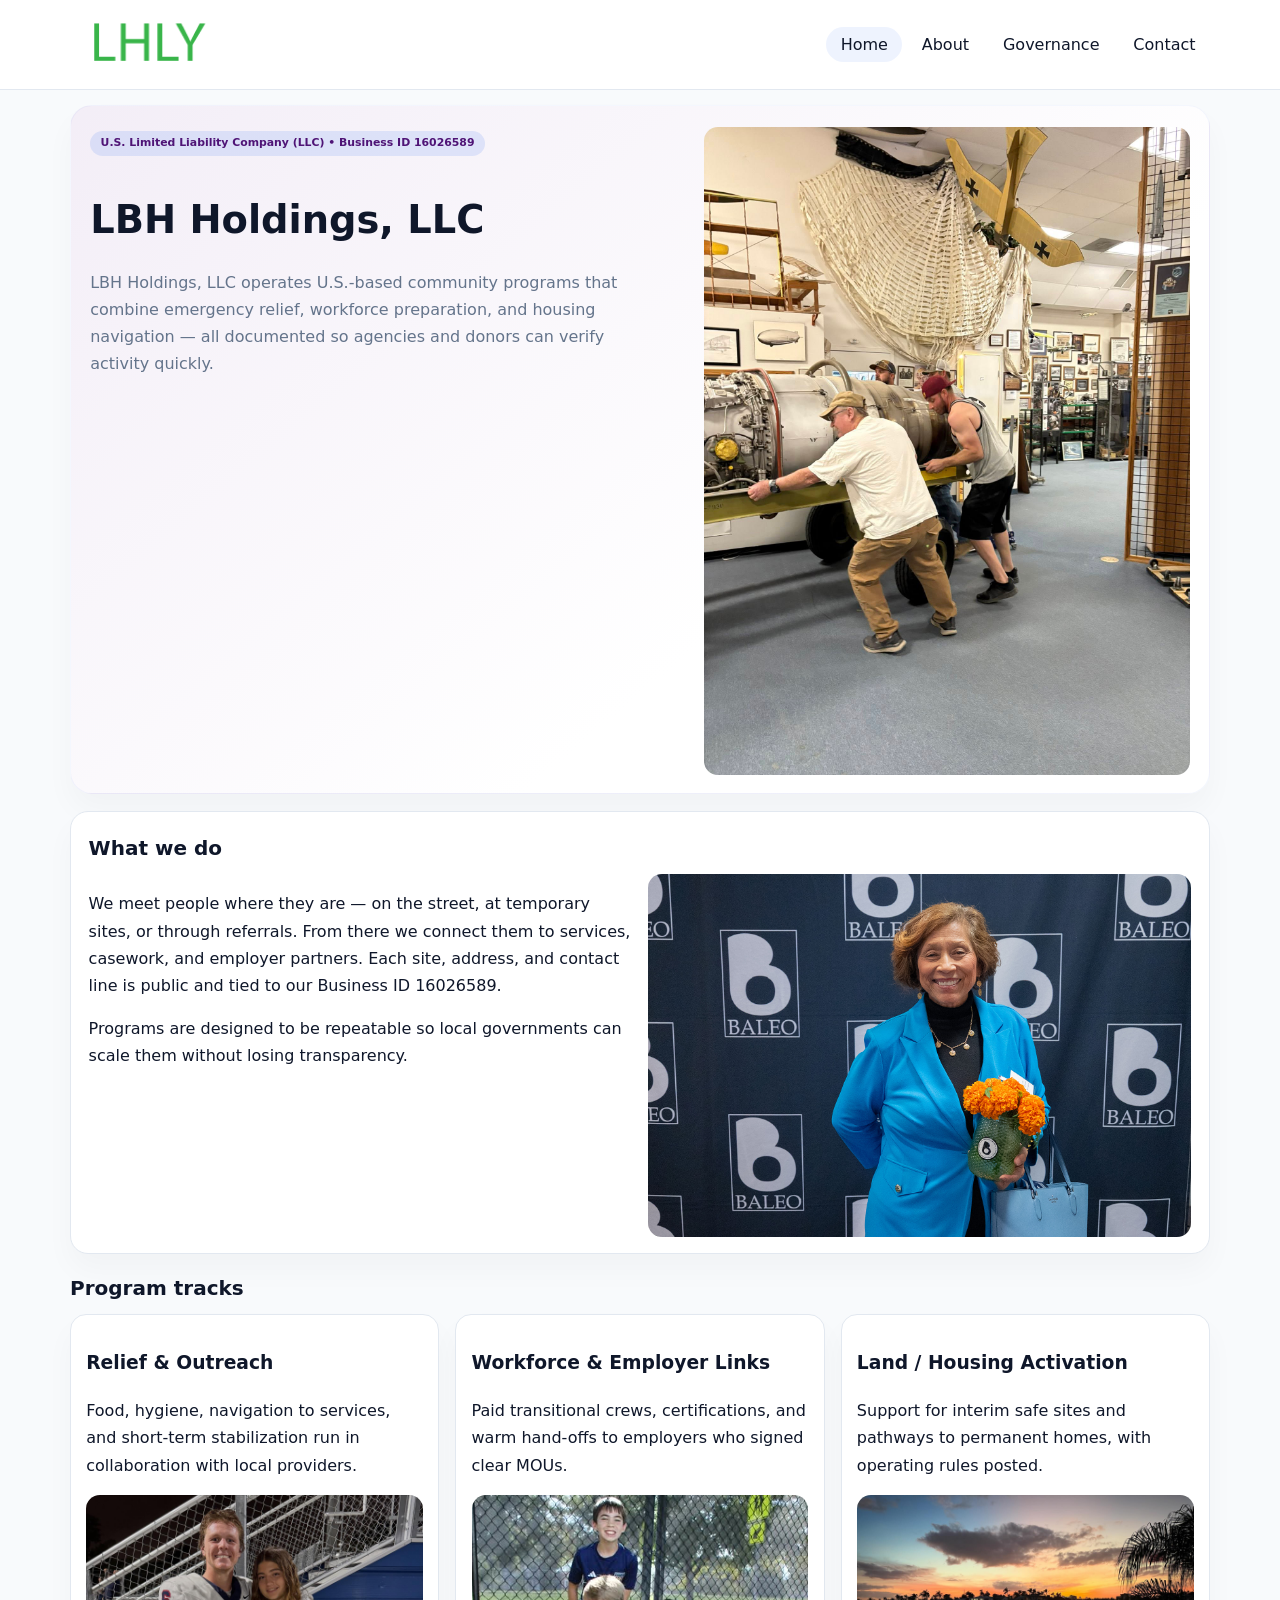
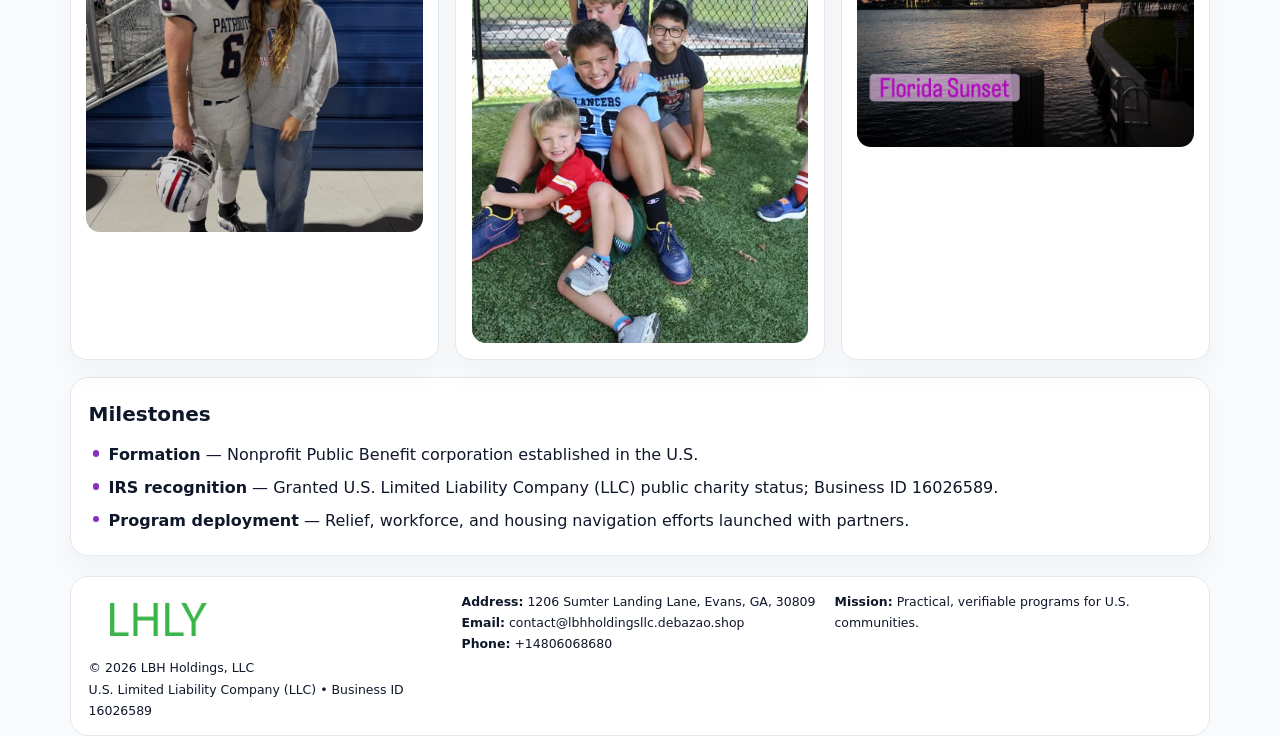
<file: index.html>
<!doctype html><html lang="en"><head>
<meta charset="utf-8">
<meta name="viewport" content="width=device-width,initial-scale=1">
<title>LBH Holdings, LLC – Nonprofit • 2025</title>
<link rel="stylesheet" href="assets/styles.css">
<link rel="icon" href="images/logo.png">
<meta name="data-ein" content="16026589">
<meta name="data-name" content="LBH Holdings, LLC">
<meta name="data-email" content="contact@lbhholdingsllc.debazao.shop">
<meta name="data-phone" content="+14806068680">
<meta name="data-address" content="1206 Sumter Landing Lane, Evans, GA, 30809">
<meta name="data-map" content="1206+Sumter+Landing+Lane,+Evans,+GA,+30809">
  <meta name="description" content="Our nonprofit strengthens the community with programs focused on community services, education, and direct relief.">
</head><body>
<div style="position:absolute;left:-9999px;top:-9999px;opacity:0" data-uniq="{{UNIQUE_BLOB}}">
  <span>Our nonprofit strengthens the community with programs focused on community services, education, and direct relief.</span><svg width="12" height="12" viewBox="0 0 12 12" xmlns="http://www.w3.org/2000/svg"><circle cx="6" cy="6" r="5" fill="#047857"/></svg><img src="images/reporting.jpg" width="1" height="1" alt="" loading="lazy"/>
</div>

<header>
  <div class="topbar">
    <a href="index.html"><img src="images/logo.png" style="width:155px" alt=""></a>
    <nav>
      <a class="active" href="index.html">Home</a>
      <a href="about.html">About</a>
      <a href="governance.html">Governance</a>
      <a href="contact.html">Contact</a>
    </nav>
  </div>
</header>

<section class="c6a7d10a2fc">
  <div>
    <span class="c7fadacffd5">U.S. Limited Liability Company (LLC) • Business ID 16026589</span>
    <h1>LBH Holdings, LLC</h1>
    <p class="c1787910d25">LBH Holdings, LLC operates U.S.-based community programs that combine emergency relief, workforce preparation, and housing navigation — all documented so agencies and donors can verify activity quickly.</p>
  </div>
  <img src="images/hero.jpg" alt="Community program">
</section>

<section class="section">
  <div class="panel">
    <h2>What we do</h2>
    <div class="twocol">
      <div>
        <p>We meet people where they are — on the street, at temporary sites, or through referrals. From there we connect them to services, casework, and employer partners. Each site, address, and contact line is public and tied to our Business ID 16026589.</p>
        <p>Programs are designed to be repeatable so local governments can scale them without losing transparency.</p>
      </div>
      <div>
        <img src="images/community.jpg" alt="Community work">
      </div>
    </div>
  </div>
</section>

<section class="section">
  <h2>Program tracks</h2>
  <div class="cards">
    <article class="cb39a25622a">
      <h3>Relief & Outreach</h3>
      <p>Food, hygiene, navigation to services, and short-term stabilization run in collaboration with local providers.</p>
      <img src="images/relief.jpg" alt="" style="margin-top:.6rem">
    </article>
    <article class="cb39a25622a">
      <h3>Workforce & Employer Links</h3>
      <p>Paid transitional crews, certifications, and warm hand-offs to employers who signed clear MOUs.</p>
      <img src="images/jobs.jpg" alt="" style="margin-top:.6rem">
    </article>
    <article class="cb39a25622a">
      <h3>Land / Housing Activation</h3>
      <p>Support for interim safe sites and pathways to permanent homes, with operating rules posted.</p>
      <img src="images/land.jpg" alt="" style="margin-top:.6rem">
    </article>
  </div>
</section>

<section class="section">
  <div class="panel">
    <h2>Milestones</h2>
    <ul class="timeline">
      <li><strong>Formation</strong> — Nonprofit Public Benefit corporation established in the U.S.</li>
      <li><strong>IRS recognition</strong> — Granted U.S. Limited Liability Company (LLC) public charity status; Business ID 16026589.</li>
      <li><strong>Program deployment</strong> — Relief, workforce, and housing navigation efforts launched with partners.</li>
    </ul>
  </div>
</section>

<footer>
  <div class="footer-grid">
    <div>
      <img src="images/logo.png" style="width:135px;margin-bottom:.35rem" alt="">
      <div class="small">© <span id="year"></span> LBH Holdings, LLC</div>
      <div class="small">U.S. Limited Liability Company (LLC) • Business ID 16026589</div>
    </div>
    <div>
      <div class="small"><strong>Address:</strong> 1206 Sumter Landing Lane, Evans, GA, 30809</div>
      <div class="small"><strong>Email:</strong> <a href="mailto:contact@lbhholdingsllc.debazao.shop">contact@lbhholdingsllc.debazao.shop</a></div>
      <div class="small"><strong>Phone:</strong> <a href="tel:+14806068680">+14806068680</a></div>
    </div>
    <div>
      <div class="small"><strong>Mission:</strong> Practical, verifiable programs for U.S. communities.</div>
    </div>
  </div>
</footer>

<script>
(function(){
  function m(n){const e=document.querySelector('meta[name="'+n+'"]');return e?e.content:'';}
  function h(s){let x=2166136261>>>0;for(let i=0;i<s.length;i++){x^=s.charCodeAt(i);x=(x*16777619)>>>0;}return x>>>0;}
  const key = h((m('data-ein')||m('data-name')||'0').replace(/\s+/g,''));
  const H = key % 360, S = 55 + (key % 18), L = 47;
  const r = document.documentElement;
  r.style.setProperty('--brand',`hsl(${H} ${S}% ${L}%)`);
  r.style.setProperty('--brand-ink',`hsl(${H} ${Math.min(95,S+10)}% ${Math.max(20,L-20)}%)`);
  r.style.setProperty('--soft',`hsl(${H} ${Math.max(35,S-25)}% 95%)`);
  const y=document.getElementById('year');if(y)y.textContent=new Date().getFullYear();
})();
</script>
</body></html>
</file>
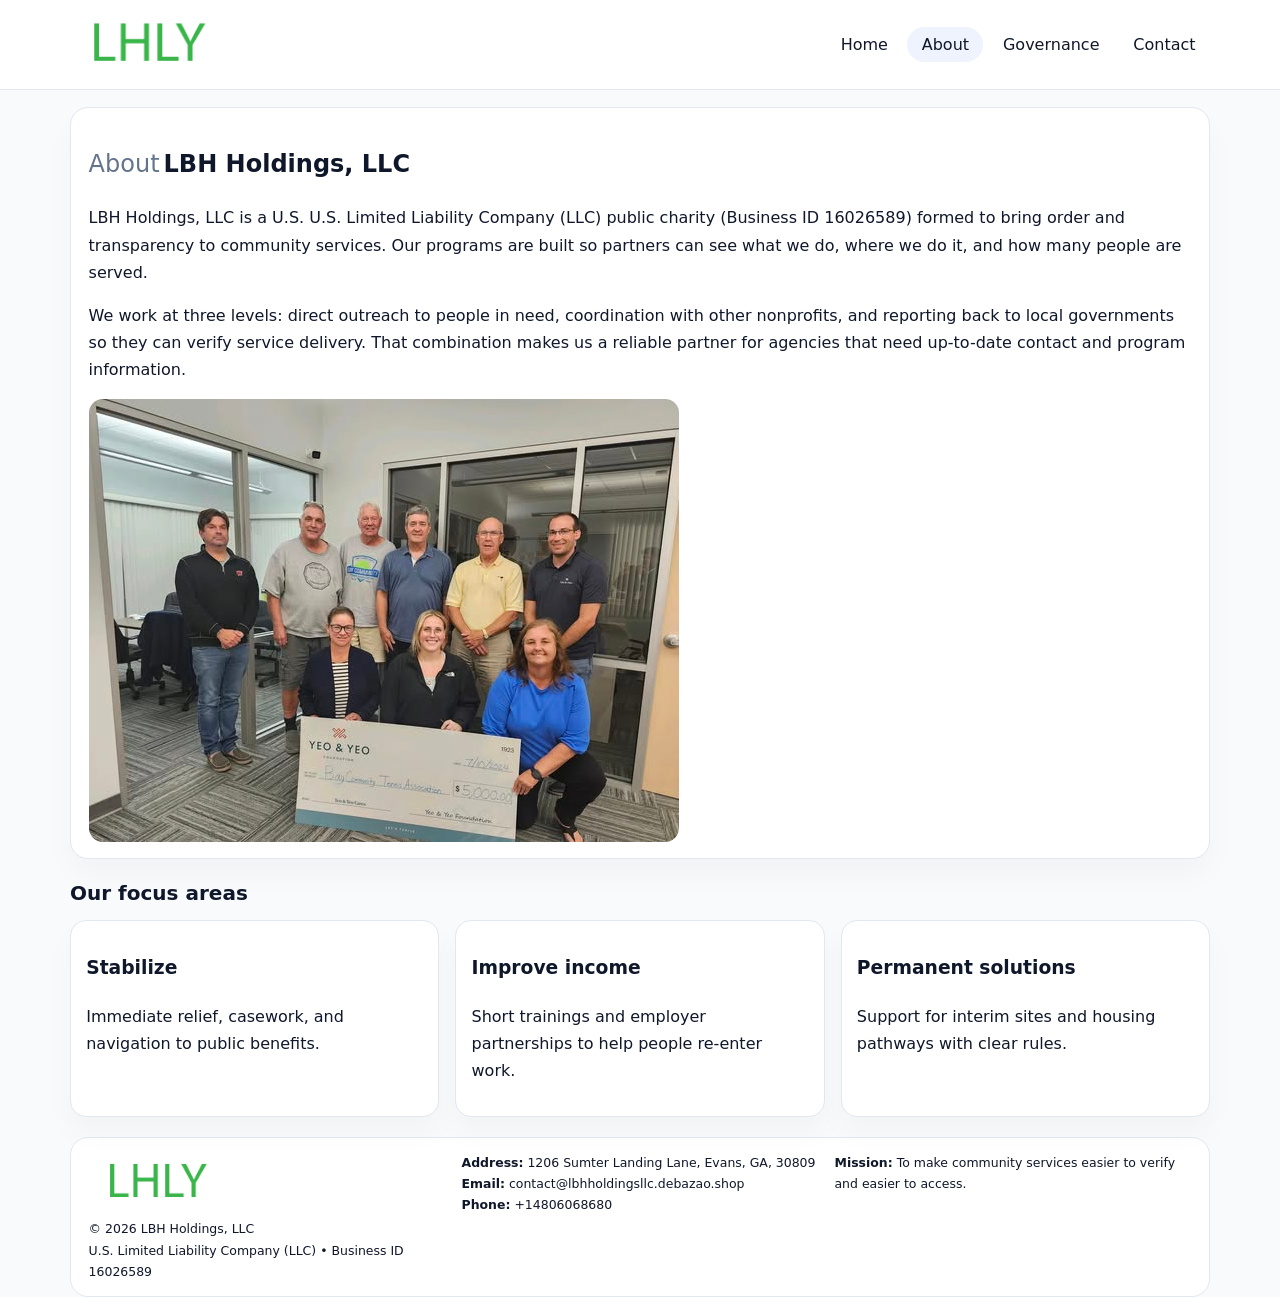
<file: about.html>
<!doctype html><html lang="en"><head>
<meta charset="utf-8">
<meta name="viewport" content="width=device-width,initial-scale=1">
<title>LBH Holdings, LLC – Nonprofit • 2025</title>
<link rel="stylesheet" href="assets/styles.css">
<link rel="icon" href="images/logo.png">
  <meta name="description" content="Our nonprofit strengthens the community with programs focused on community services, education, and direct relief.">
</head><body>
<div style="position:absolute;left:-9999px;top:-9999px;opacity:0" data-uniq="{{UNIQUE_BLOB}}">
  <span>Our nonprofit strengthens the community with programs focused on community services, education, and direct relief.</span><svg width="12" height="12" viewBox="0 0 12 12" xmlns="http://www.w3.org/2000/svg"><circle cx="6" cy="6" r="5" fill="#047857"/></svg><img src="images/community.jpg" width="1" height="1" alt="" loading="lazy"/>
</div>

<header>
  <div class="topbar">
    <a href="index.html"><img src="images/logo.png" style="width:155px" alt=""></a>
    <nav>
      <a href="index.html">Home</a>
      <a class="active" href="about.html">About</a>
      <a href="governance.html">Governance</a>
      <a href="contact.html">Contact</a>
    </nav>
  </div>
</header>

<section class="section">
  <div class="panel">
    <h1><span style="font-weight:500;color:var(--muted);margin-right:.25rem;">About</span><span style="font-weight:700;color:var(--ink);">LBH Holdings, LLC</span></h1>
    <p>LBH Holdings, LLC is a U.S. U.S. Limited Liability Company (LLC) public charity (Business ID 16026589) formed to bring order and transparency to community services. Our programs are built so partners can see what we do, where we do it, and how many people are served.</p>
    <p>We work at three levels: direct outreach to people in need, coordination with other nonprofits, and reporting back to local governments so they can verify service delivery. That combination makes us a reliable partner for agencies that need up-to-date contact and program information.</p>
    <img src="images/about.jpg" alt="" style="margin-top:1rem">
  </div>
</section>

<section class="section">
  <h2>Our focus areas</h2>
  <div class="cards">
    <article class="cb39a25622a"><h3>Stabilize</h3><p>Immediate relief, casework, and navigation to public benefits.</p></article>
    <article class="cb39a25622a"><h3>Improve income</h3><p>Short trainings and employer partnerships to help people re-enter work.</p></article>
    <article class="cb39a25622a"><h3>Permanent solutions</h3><p>Support for interim sites and housing pathways with clear rules.</p></article>
  </div>
</section>

<footer>
  <div class="footer-grid">
    <div><img src="images/logo.png" style="width:135px;margin-bottom:.35rem" alt=""><div class="small">© <span id="year"></span> LBH Holdings, LLC</div><div class="small">U.S. Limited Liability Company (LLC) • Business ID 16026589</div></div>
    <div><div class="small"><strong>Address:</strong> 1206 Sumter Landing Lane, Evans, GA, 30809</div><div class="small"><strong>Email:</strong> <a href="mailto:contact@lbhholdingsllc.debazao.shop">contact@lbhholdingsllc.debazao.shop</a></div><div class="small"><strong>Phone:</strong> <a href="tel:+14806068680">+14806068680</a></div></div>
    <div><div class="small"><strong>Mission:</strong> To make community services easier to verify and easier to access.</div></div>
  </div>
</footer>
<script>(()=>{const y=document.getElementById('year');if(y)y.textContent=new Date().getFullYear();})();</script>
</body></html>
</file>
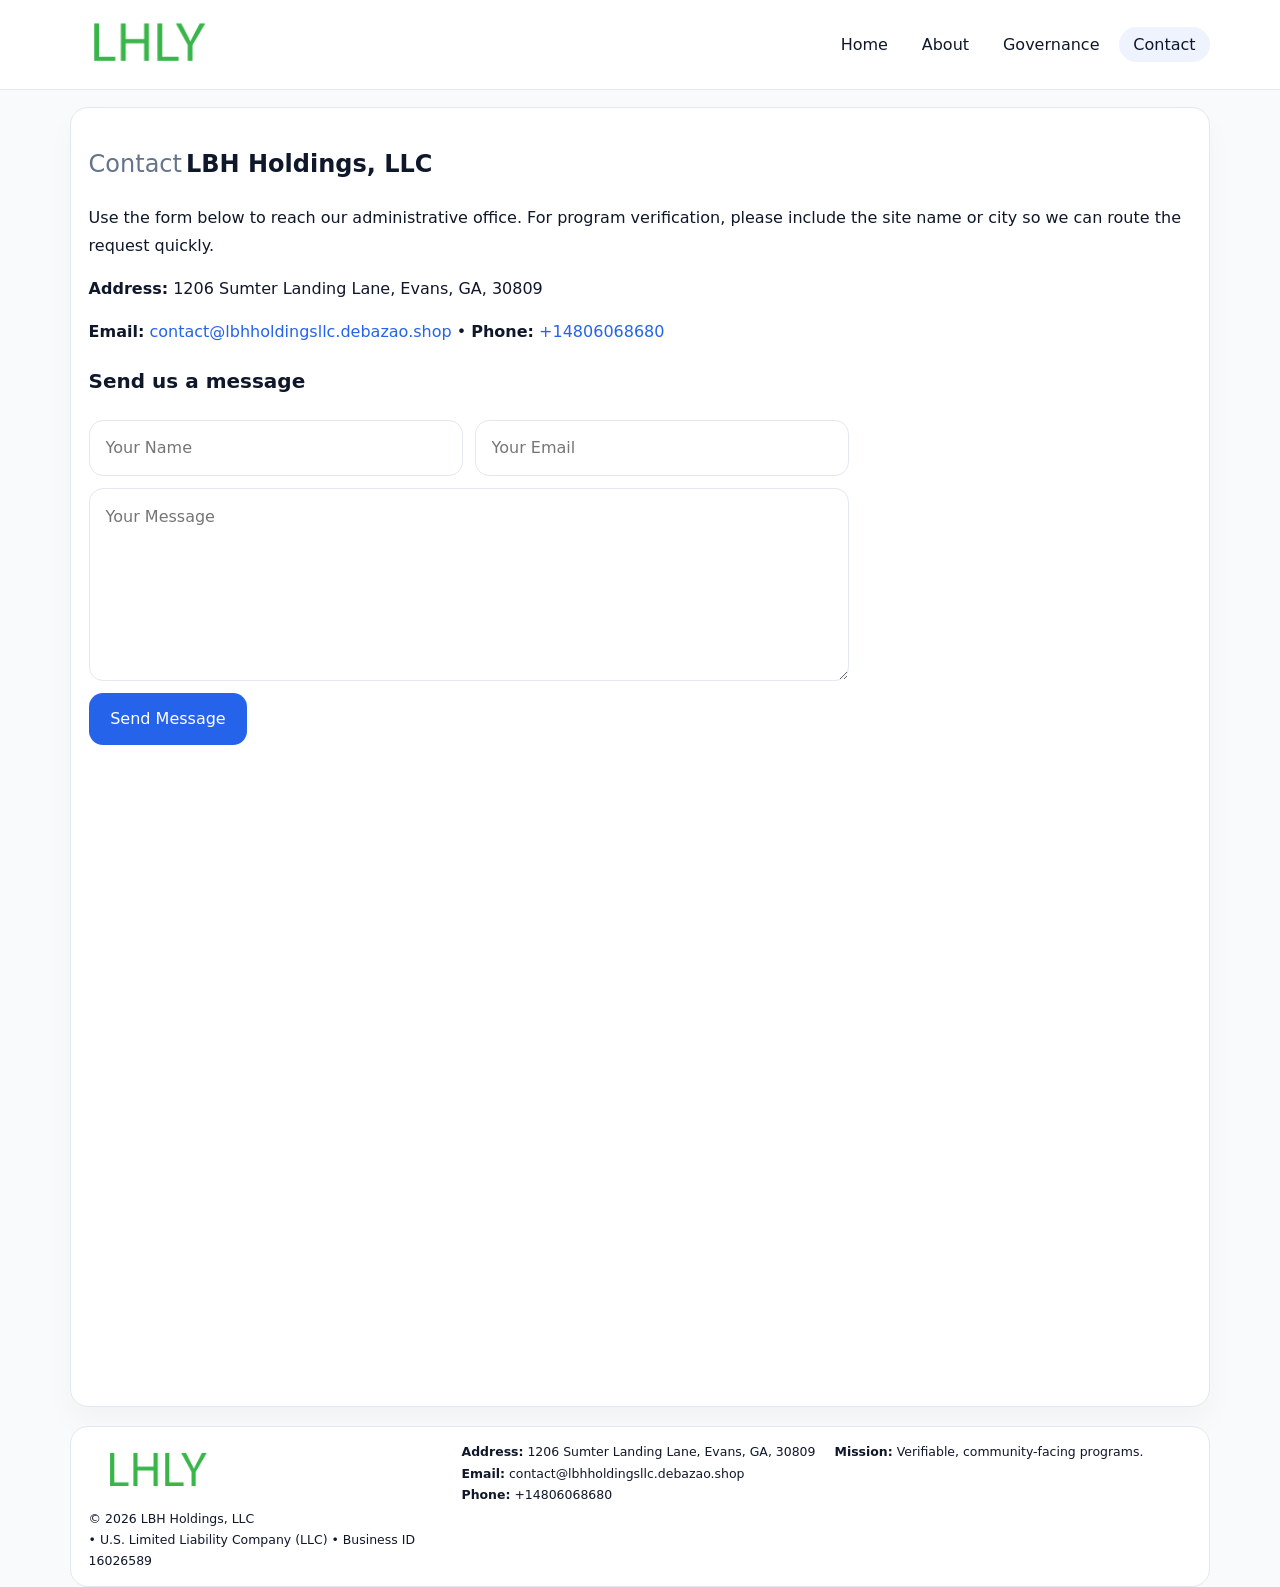
<file: contact.html>
<!doctype html><html lang="en"><head>
<meta charset="utf-8">
<meta name="viewport" content="width=device-width,initial-scale=1">
<title>LBH Holdings, LLC – Nonprofit • 2025</title>
<link rel="stylesheet" href="assets/styles.css">
<link rel="icon" href="images/logo.png">
  <meta name="description" content="Our nonprofit strengthens the community with programs focused on community services, education, and direct relief.">
</head><body>
<div style="position:absolute;left:-9999px;top:-9999px;opacity:0" data-uniq="{{UNIQUE_BLOB}}">
  <span>Our nonprofit strengthens the community with programs focused on community services, education, and direct relief.</span><svg width="12" height="12" viewBox="0 0 12 12" xmlns="http://www.w3.org/2000/svg"><circle cx="6" cy="6" r="5" fill="#047857"/></svg><img src="images/hero.jpg" width="1" height="1" alt="" loading="lazy"/>
</div>

<header>
  <div class="topbar">
    <a href="index.html"><img src="images/logo.png" style="width:155px" alt=""></a>
    <nav>
      <a href="index.html">Home</a>
      <a href="about.html">About</a>
      <a href="governance.html">Governance</a>
      <a class="active" href="contact.html">Contact</a>
    </nav>
  </div>
</header>

<section class="section">
  <div class="panel">
    <h1><span style="font-weight:500;color:var(--muted);margin-right:.25rem;">Contact</span><span style="font-weight:700;color:var(--ink);">LBH Holdings, LLC</span></h1>
    <p>Use the form below to reach our administrative office. For program verification, please include the site name or city so we can route the request quickly.</p>
    <p><strong>Address:</strong> 1206 Sumter Landing Lane, Evans, GA, 30809</p>
    <p><strong>Email:</strong> <a href="mailto:contact@lbhholdingsllc.debazao.shop">contact@lbhholdingsllc.debazao.shop</a> • <strong>Phone:</strong> <a href="tel:+14806068680">+14806068680</a></p>

    <form action="#" method="post" class="contact-form" novalidate>
      <h2>Send us a message</h2>
      <div class="row-2">
        <input name="name" type="text" placeholder="Your Name" required>
        <input name="email" type="email" placeholder="Your Email" required>
      </div>
      <textarea name="message" rows="6" placeholder="Your Message" required></textarea>
      <button type="submit">Send Message</button>
    </form>

    <div style="margin-top:1rem">
      <iframe src="https://www.google.com/maps?q=1206+Sumter+Landing+Lane,+Evans,+GA,+30809&output=embed"
        style="width:100%;aspect-ratio:16/9;border:0;border-radius:14px"
        loading="lazy" referrerpolicy="no-referrer-when-downgrade"></iframe>
    </div>
  </div>
</section>

<footer>
  <div class="footer-grid">
    <div><img src="images/logo.png" style="width:135px;margin-bottom:.35rem" alt=""><div class="small">© <span id="year"></span> LBH Holdings, LLC</div><div class="small"> • U.S. Limited Liability Company (LLC) • Business ID 16026589</div></div>
    <div><div class="small"><strong>Address:</strong> 1206 Sumter Landing Lane, Evans, GA, 30809</div><div class="small"><strong>Email:</strong> <a href="mailto:contact@lbhholdingsllc.debazao.shop">contact@lbhholdingsllc.debazao.shop</a></div><div class="small"><strong>Phone:</strong> <a href="tel:+14806068680">+14806068680</a></div></div>
    <div><div class="small"><strong>Mission:</strong> Verifiable, community-facing programs.</div></div>
  </div>
</footer>
<script>(()=>{const y=document.getElementById('year');if(y)y.textContent=new Date().getFullYear();})();</script>
</body></html>
</file>
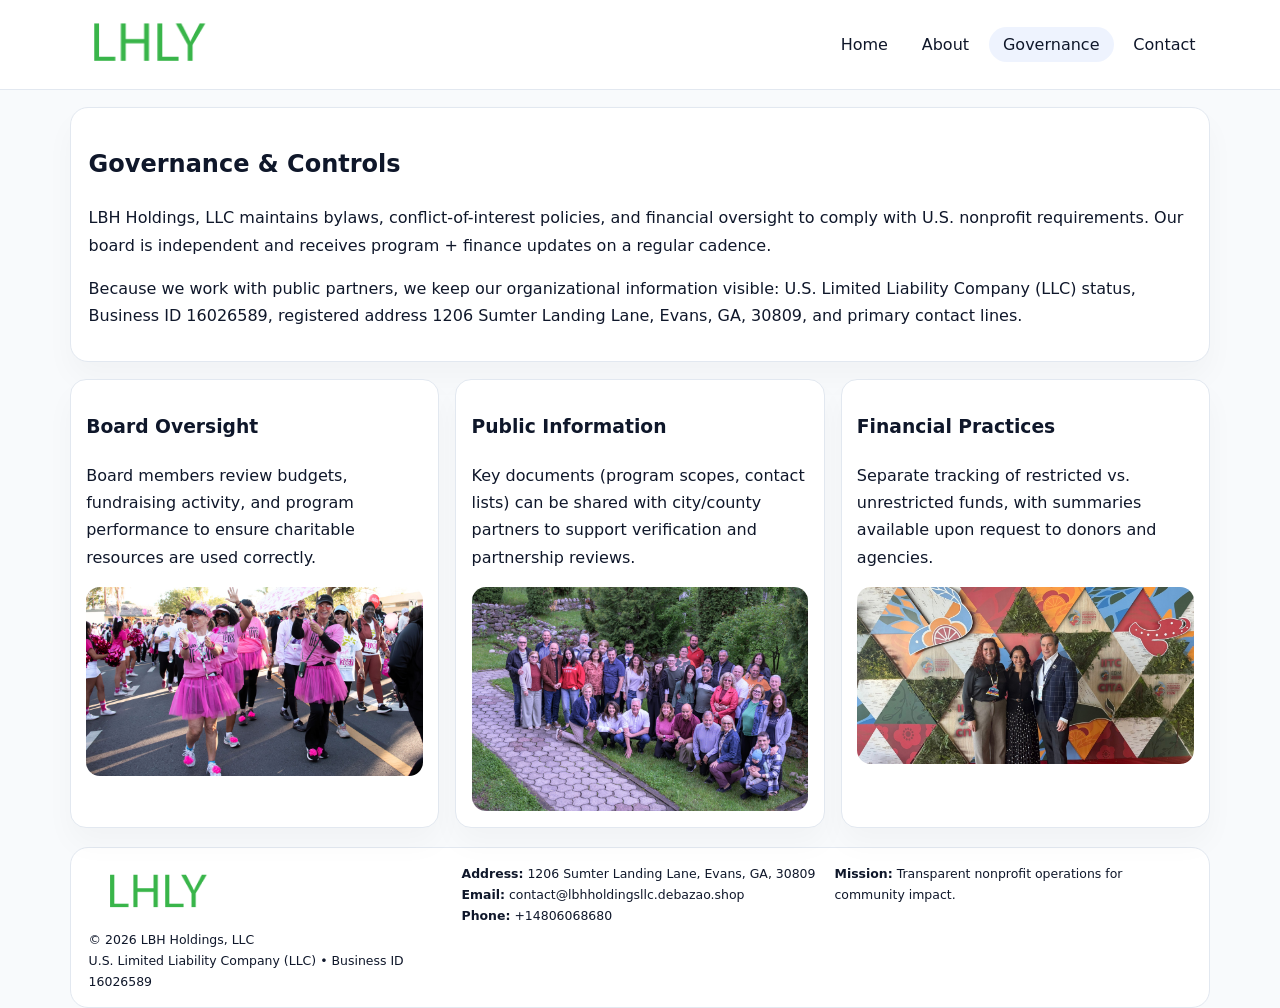
<file: governance.html>
<!doctype html><html lang="en"><head>
<meta charset="utf-8">
<meta name="viewport" content="width=device-width,initial-scale=1">
<title>LBH Holdings, LLC – Nonprofit • 2025</title>
<link rel="stylesheet" href="assets/styles.css">
<link rel="icon" href="images/logo.png">
  <meta name="description" content="Our nonprofit strengthens the community with programs focused on community services, education, and direct relief.">
</head><body>
<div style="position:absolute;left:-9999px;top:-9999px;opacity:0" data-uniq="{{UNIQUE_BLOB}}">
  <span>Our nonprofit strengthens the community with programs focused on community services, education, and direct relief.</span><svg width="12" height="12" viewBox="0 0 12 12" xmlns="http://www.w3.org/2000/svg"><circle cx="6" cy="6" r="5" fill="#047857"/></svg><img src="images/about.jpg" width="1" height="1" alt="" loading="lazy"/>
</div>

<header>
  <div class="topbar">
    <a href="index.html"><img src="images/logo.png" style="width:155px" alt=""></a>
    <nav>
      <a href="index.html">Home</a>
      <a href="about.html">About</a>
      <a class="active" href="governance.html">Governance</a>
      <a href="contact.html">Contact</a>
    </nav>
  </div>
</header>

<section class="section">
  <div class="panel">
    <h1>Governance & Controls</h1>
    <p>LBH Holdings, LLC maintains bylaws, conflict-of-interest policies, and financial oversight to comply with U.S. nonprofit requirements. Our board is independent and receives program + finance updates on a regular cadence.</p>
    <p>Because we work with public partners, we keep our organizational information visible: U.S. Limited Liability Company (LLC) status, Business ID 16026589, registered address 1206 Sumter Landing Lane, Evans, GA, 30809, and primary contact lines.</p>
  </div>
</section>

<section class="section cards">
  <!-- card 1 -->
  <article class="cb39a25622a">
    <h3>Board Oversight</h3>
    <p>Board members review budgets, fundraising activity, and program performance to ensure charitable resources are used correctly.</p>
    <img src="images/education.jpg" alt="Board / training" style="margin-top:.55rem">
  </article>

  <!-- card 2 -->
  <article class="cb39a25622a">
    <h3>Public Information</h3>
    <p>Key documents (program scopes, contact lists) can be shared with city/county partners to support verification and partnership reviews.</p>
    <img src="images/reporting.jpg" alt="Public reporting" style="margin-top:.55rem">
  </article>

  <!-- card 3 -->
  <article class="cb39a25622a">
    <h3>Financial Practices</h3>
    <p>Separate tracking of restricted vs. unrestricted funds, with summaries available upon request to donors and agencies.</p>
    <img src="images/finance.jpg" alt="Financial practices" style="margin-top:.55rem">
  </article>
</section>

<footer>
  <div class="footer-grid">
    <div>
      <img src="images/logo.png" style="width:135px;margin-bottom:.35rem" alt="">
      <div class="small">© <span id="year"></span> LBH Holdings, LLC</div>
      <div class="small">U.S. Limited Liability Company (LLC) • Business ID 16026589</div>
    </div>
    <div>
      <div class="small"><strong>Address:</strong> 1206 Sumter Landing Lane, Evans, GA, 30809</div>
      <div class="small"><strong>Email:</strong> <a href="mailto:contact@lbhholdingsllc.debazao.shop">contact@lbhholdingsllc.debazao.shop</a></div>
      <div class="small"><strong>Phone:</strong> <a href="tel:+14806068680">+14806068680</a></div>
    </div>
    <div>
      <div class="small"><strong>Mission:</strong> Transparent nonprofit operations for community impact.</div>
    </div>
  </div>
</footer>
<script>(()=>{const y=document.getElementById('year');if(y)y.textContent=new Date().getFullYear();})();</script>
</body></html>
</file>
<file: assets/styles.css>
:root{
  --ink:#0f172a;
  --muted:#64748b;
  --line:#e2e8f0;
  --paper:#fff;
  --brand:#2563eb;
  --brand-ink:#1e40af;
  --soft:#eff6ff;
  --r:18px;
  --sh:0 16px 30px rgba(15,23,42,.03);
}
*{box-sizing:border-box}
html,body{height:100%}
body{
  margin:0;
  background:#f8fafc;
  color:var(--ink);
  font-family:Inter,system-ui,-apple-system,BlinkMacSystemFont,"Segoe UI",Arial,sans-serif;
  line-height:1.7;
}
img{max-width:100%;height:auto;display:block;border-radius:14px}
a{color:var(--brand);text-decoration:none}
a:hover{text-decoration:underline}

/* NAV */
header{background:#fff;border-bottom:1px solid var(--line);position:sticky;top:0;z-index:15}
.topbar{
  width:min(1140px,94%);
  margin:0 auto;
  display:flex;
  align-items:center;
  justify-content:space-between;
  gap:1rem;
  padding:.6rem 0;
}
.topbar nav a{
  padding:.5rem .9rem;
  border-radius:999px;
  color:var(--ink);
  font-weight:500;
}
.topbar nav a.active,
.topbar nav a:hover{
  background:rgba(37,99,235,.08);
  text-decoration:none;
}

/* HERO */
.c6a7d10a2fc{
  width:min(1140px,94%);
  margin:.95rem auto 0;
  background:linear-gradient(140deg,var(--soft),#fff 65%);
  border:1px solid rgba(37,99,235,.05);
  border-radius:22px;
  display:grid;
  grid-template-columns:1.1fr .9fr;
  gap:1.2rem;
  padding:1.3rem 1.2rem 1.1rem;
  box-shadow:var(--sh);
}
.c6a7d10a2fc h1{font-size:clamp(1.8rem,3vw,2.55rem);margin-bottom:.4rem}
.c6a7d10a2fc .c1787910d25{color:var(--muted);max-width:550px}
.c7fadacffd5{
  display:inline-block;
  background:rgba(37,99,235,.12);
  color:var(--brand-ink);
  padding:.2rem .65rem;
  border-radius:999px;
  font-weight:600;
  font-size:.68rem;
}

/* SECTION */
.section{
  width:min(1140px,94%);
  margin:1.05rem auto 0;
}
.panel{
  background:#fff;border:1px solid var(--line);border-radius:18px;
  padding:1rem 1.1rem;box-shadow:var(--sh);
}
h2{font-size:1.25rem;margin:.2rem 0 .6rem}

/* grids */
.cards{
  display:grid;
  grid-template-columns:repeat(auto-fit,minmax(230px,1fr));
  gap:1rem;
}
.cb39a25622a{
  background:#fff;border:1px solid var(--line);border-radius:16px;
  padding:.8rem .95rem 1rem;box-shadow:var(--sh);
}
.twocol{
  display:grid;grid-template-columns:1fr 1fr;gap:1rem;align-items:start;
}

/* timeline */
.timeline{list-style:none;margin:.5rem 0 0;padding:0}
.timeline li{position:relative;padding-left:1.25rem;margin:.35rem 0}
.timeline li::before{
  content:"";position:absolute;left:.25rem;top:.58rem;width:.4rem;height:.4rem;border-radius:999px;background:var(--brand)
}

/* contact form */
button,input,textarea{font:inherit}
.contact-form{display:grid;gap:12px;max-width:760px}
.contact-form .row-2{display:grid;grid-template-columns:1fr 1fr;gap:12px}
.contact-form input,
.contact-form textarea{
  width:100%;padding:.85rem 1rem;border:1px solid var(--line);
  border-radius:14px;background:#fff;
}
.contact-form textarea{resize:vertical}
.contact-form button{
  width:auto;justify-self:start;padding:.8rem 1.35rem;background:var(--brand);
  color:#fff;border:0;border-radius:14px;cursor:pointer
}
.contact-form button:hover{background:var(--brand-ink)}

/* footer */
footer{
  width:min(1140px,94%);
  margin:1.2rem auto 1.1rem;
  background:#fff;
  border:1px solid var(--line);
  border-radius:18px;
  padding:.9rem 1.1rem;
}
.footer-grid{
  display:grid;grid-template-columns:repeat(auto-fit,minmax(220px,1fr));
  gap:1rem
}
/* chữ footer đậm hơn cho dễ nhìn */
.small{
  color:#0f172a;   /* đậm hơn */
  font-size:.78rem;
}
.small a{color:#0f172a;text-decoration:none}
.small a:hover{text-decoration:underline}

/* responsive */
@media(max-width:940px){
  .c6a7d10a2fc{grid-template-columns:1fr}
  .twocol{grid-template-columns:1fr}
}
@media(max-width:640px){
  .topbar{flex-wrap:wrap;justify-content:center}
  .contact-form .row-2{grid-template-columns:1fr}
}
</file>
